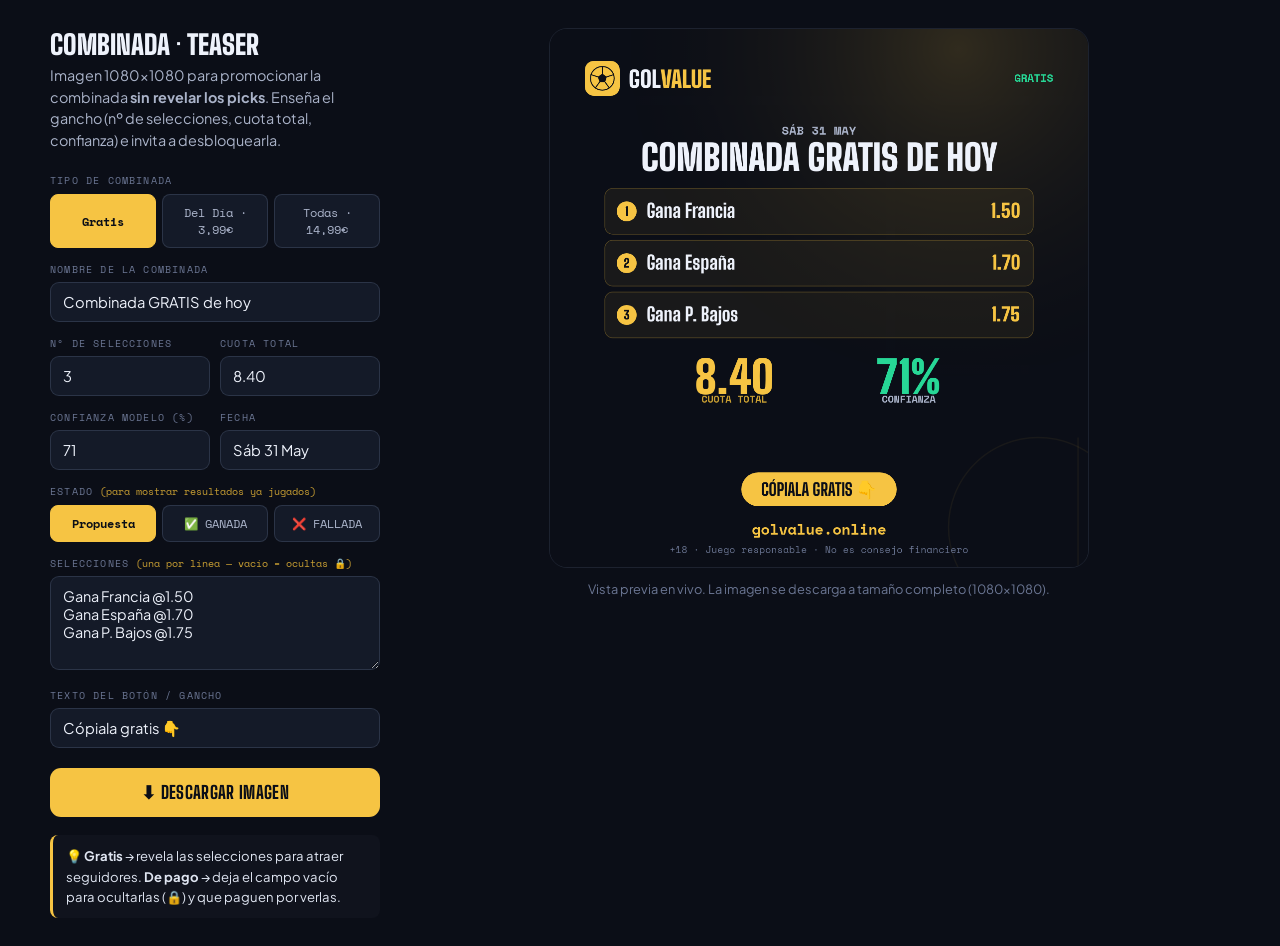
<file: brand/combo-card.html>
<!DOCTYPE html>
<html lang="es">
<head>
<meta charset="UTF-8">
<meta name="viewport" content="width=device-width, initial-scale=1.0">
<title>GOLVALUE · Generador de Combinada</title>
<link rel="preconnect" href="https://fonts.googleapis.com">
<link rel="preconnect" href="https://fonts.gstatic.com" crossorigin>
<link href="https://fonts.googleapis.com/css2?family=Big+Shoulders+Display:wght@700;800;900&family=Plus+Jakarta+Sans:wght@400;500;600;700&family=Space+Mono:wght@400;700&display=swap" rel="stylesheet">
<style>
*{box-sizing:border-box;margin:0;padding:0}
body{background:#0b0e17;color:#eef2fb;font-family:'Plus Jakarta Sans',system-ui,sans-serif;padding:28px}
.wrap{max-width:1180px;margin:0 auto;display:grid;grid-template-columns:330px 1fr;gap:28px;align-items:start}
@media(max-width:860px){.wrap{grid-template-columns:1fr}}
h1{font-family:'Big Shoulders Display',sans-serif;font-weight:900;font-size:1.7rem;text-transform:uppercase;margin-bottom:4px}
.sub{color:#aab3c9;font-size:.9rem;margin-bottom:22px;line-height:1.5}
label{display:block;font-family:'Space Mono',monospace;font-size:.62rem;letter-spacing:.12em;text-transform:uppercase;color:#6b7693;margin:14px 0 5px}
input,select{width:100%;background:#141a28;border:1px solid rgba(150,170,210,.18);color:#eef2fb;border-radius:9px;padding:10px 12px;font-family:'Plus Jakarta Sans',sans-serif;font-size:.92rem}
input:focus,select:focus{outline:none;border-color:#f6c443}
.btn{width:100%;margin-top:20px;background:#f6c443;color:#0b0e17;border:none;border-radius:11px;padding:14px;font-family:'Big Shoulders Display',sans-serif;font-weight:800;font-size:1.1rem;text-transform:uppercase;letter-spacing:.02em;cursor:pointer}
.btn:hover{filter:brightness(1.05)}
.preview{display:flex;flex-direction:column;align-items:center;gap:12px}
canvas{width:100%;max-width:540px;height:auto;border-radius:18px;border:1px solid rgba(150,170,210,.13)}
.hint{color:#6b7693;font-size:.8rem;text-align:center;max-width:540px;line-height:1.5}
.two{display:grid;grid-template-columns:1fr 1fr;gap:10px}
.seg{display:flex;gap:6px;margin-top:6px}
.seg button{flex:1;background:#141a28;border:1px solid rgba(150,170,210,.18);color:#aab3c9;border-radius:8px;padding:9px;font-family:'Space Mono',monospace;font-size:.72rem;cursor:pointer}
.seg button.on{background:#f6c443;color:#0b0e17;border-color:#f6c443;font-weight:700}
.note{background:#10131d;border-left:3px solid #f6c443;padding:11px 13px;border-radius:8px;font-size:.82rem;line-height:1.55;color:#dfe5f1;margin-top:18px}
</style>
</head>
<body>
<div class="wrap">
  <div>
    <h1>Combinada · teaser</h1>
    <p class="sub">Imagen 1080×1080 para promocionar la combinada <b>sin revelar los picks</b>. Enseña el gancho (nº de selecciones, cuota total, confianza) e invita a desbloquearla.</p>

    <label>Tipo de combinada</label>
    <div class="seg" id="tier">
      <button data-t="free" class="on">Gratis</button>
      <button data-t="single">Del Día · 3,99€</button>
      <button data-t="all">Todas · 14,99€</button>
    </div>

    <label>Nombre de la combinada</label>
    <input id="name" value="Combinada GRATIS de hoy">

    <div class="two">
      <div><label>Nº de selecciones</label><input id="legs" value="3"></div>
      <div><label>Cuota total</label><input id="odd" value="8.40"></div>
    </div>
    <div class="two">
      <div><label>Confianza modelo (%)</label><input id="conf" value="71"></div>
      <div><label>Fecha</label><input id="date" value="Sáb 31 May"></div>
    </div>

    <label>Estado <span style="color:#caa033;text-transform:none;letter-spacing:0">(para mostrar resultados ya jugados)</span></label>
    <div class="seg" id="state">
      <button data-s="open" class="on">Propuesta</button>
      <button data-s="won">✅ GANADA</button>
      <button data-s="lost">❌ FALLADA</button>
    </div>

    <label>Selecciones <span style="color:#caa033;text-transform:none;letter-spacing:0">(una por línea — vacío = ocultas 🔒)</span></label>
    <textarea id="picks" rows="4" style="width:100%;background:#141a28;border:1px solid rgba(150,170,210,.18);color:#eef2fb;border-radius:9px;padding:10px 12px;font-family:'Plus Jakarta Sans',sans-serif;font-size:.9rem;resize:vertical">Gana Francia @1.50
Gana España @1.70
Gana P. Bajos @1.75</textarea>

    <label>Texto del botón / gancho</label>
    <input id="cta" value="Cópiala gratis 👇">

    <button class="btn" onclick="download()">⬇ Descargar imagen</button>

    <div class="note">💡 <b>Gratis</b> → revela las selecciones para atraer seguidores. <b>De pago</b> → deja el campo vacío para ocultarlas (🔒) y que paguen por verlas.</div>
  </div>

  <div class="preview">
    <canvas id="c" width="1080" height="1080"></canvas>
    <p class="hint">Vista previa en vivo. La imagen se descarga a tamaño completo (1080×1080).</p>
  </div>
</div>

<script>
const navy='#0b0e17', gold='#f6c443', golddim='#caa033', white='#eef2fb', gray='#aab3c9', green='#27d796', surf='#141a28';
const cv=document.getElementById('c'), x=cv.getContext('2d');
const $=id=>document.getElementById(id);

function rr(c,X,Y,w,h,r){c.beginPath();c.moveTo(X+r,Y);c.arcTo(X+w,Y,X+w,Y+h,r);c.arcTo(X+w,Y+h,X,Y+h,r);c.arcTo(X,Y+h,X,Y,r);c.arcTo(X,Y,X+w,Y,r);c.closePath();}
function ball(c,cx,cy,R,col){c.save();c.strokeStyle=col;c.fillStyle=col;c.lineWidth=Math.max(2,R*0.085);c.lineCap='round';c.lineJoin='round';c.beginPath();c.arc(cx,cy,R,0,7);c.stroke();const rp=R*0.4,v=[];for(let i=0;i<5;i++){const a=(-90+i*72)*Math.PI/180;v.push([cx+rp*Math.cos(a),cy+rp*Math.sin(a)]);}c.beginPath();v.forEach((p,i)=>i?c.lineTo(p[0],p[1]):c.moveTo(p[0],p[1]));c.closePath();c.fill();for(let i=0;i<5;i++){const a=(-90+i*72)*Math.PI/180;c.beginPath();c.moveTo(v[i][0],v[i][1]);c.lineTo(cx+R*Math.cos(a),cy+R*Math.sin(a));c.stroke();}c.restore();}
function fit(c,t,maxW,start,fam){let s=start;do{c.font='900 '+s+'px '+fam;if(c.measureText(t).width<=maxW)break;s-=4;}while(s>26);return s;}

let tier='free';
let state='open';   // open | won | lost

function parsePicks(){
  return ($('picks').value||'').split('\n').map(l=>l.trim()).filter(Boolean).map(l=>{
    const m=l.match(/^(.*?)(?:\s*@\s*([\d.,]+))?$/);
    return { sel:(m[1]||'').trim(), odd:(m[2]||'').replace(',','.') };
  });
}

function draw(){
  const ACC = state==='won' ? green : state==='lost' ? '#ff6b5e' : gold;
  const accSoft = state==='won' ? 'rgba(39,215,150,0.07)' : state==='lost' ? 'rgba(255,107,94,0.07)' : 'rgba(246,196,67,0.06)';
  const accLine = state==='won' ? 'rgba(39,215,150,0.4)' : state==='lost' ? 'rgba(255,107,94,0.4)' : 'rgba(246,196,67,0.28)';
  x.fillStyle=navy;x.fillRect(0,0,1080,1080);
  let g=x.createRadialGradient(820,40,0,820,40,760);g.addColorStop(0,'rgba(246,196,67,0.16)');g.addColorStop(1,'rgba(0,0,0,0)');x.fillStyle=g;x.fillRect(0,0,1080,1080);
  x.save();x.globalAlpha=0.06;x.strokeStyle=gold;x.lineWidth=3;x.beginPath();x.arc(980,1000,180,0,7);x.stroke();x.beginPath();x.moveTo(1060,820);x.lineTo(1060,1080);x.stroke();x.restore();

  // header
  const S=70;rr(x,70,64,S,S,18);x.fillStyle=gold;x.fill();ball(x,70+S/2,64+S/2,S*0.34,navy);
  x.textBaseline='middle';x.textAlign='left';
  x.font='900 46px "Big Shoulders Display"';x.fillStyle=white;x.fillText('GOL',158,103);
  const wg=x.measureText('GOL').width;x.fillStyle=gold;x.fillText('VALUE',158+wg,103);
  const badge = state==='won' ? '✅ GANADA' : state==='lost' ? '❌ FALLADA'
              : tier==='free' ? 'GRATIS' : tier==='single' ? 'COMBINADA · 3,99€' : 'PREMIUM · 14,99€';
  x.textAlign='right';x.font='700 22px "Space Mono"';x.fillStyle=(state==='won')?green:(state==='lost')?'#ff6b5e':(tier==='free'?green:golddim);x.fillText(badge, 1010, 100);

  // date + name
  x.textAlign='center';x.font='700 24px "Space Mono"';x.fillStyle=gray;
  x.fillText(($('date').value||'').toUpperCase(), 540, 206);
  const nm=($('name').value||'').toUpperCase();
  const ns=fit(x,nm,940,72,'"Big Shoulders Display"');
  x.font='900 '+ns+'px "Big Shoulders Display"';x.fillStyle=white;x.fillText(nm,540,262);

  const picks=parsePicks();
  const reveal = picks.length>0;

  if (reveal){
    // ---- list of selections (free / promo) ----
    const top=330, rowH=Math.min(108,(640-top+330)/Math.max(picks.length,1));
    const lx=110, lw=860;
    let y=320;
    const rh=Math.max(72, Math.min(104, 470/Math.max(picks.length,1)));
    picks.slice(0,5).forEach((p,i)=>{
      rr(x,lx,y,lw,rh-12,16);x.fillStyle=accSoft;x.fill();
      rr(x,lx,y,lw,rh-12,16);x.lineWidth=1.5;x.strokeStyle=accLine;x.stroke();
      // num / result mark
      x.beginPath();x.arc(lx+44,y+(rh-12)/2,20,0,7);x.fillStyle=ACC;x.fill();
      x.fillStyle=navy;x.font='900 24px "Big Shoulders Display"';x.textAlign='center';x.textBaseline='middle';
      x.fillText(state==='won'?'✓':state==='lost'?'✗':String(i+1),lx+44,y+(rh-12)/2+1);
      // sel
      x.textAlign='left';x.fillStyle=white;
      const ss=fit(x,p.sel,540,38,'"Big Shoulders Display"');
      x.font='800 '+ss+'px "Big Shoulders Display"';x.fillText(p.sel,lx+84,y+(rh-12)/2+1);
      // odd
      if(p.odd){x.textAlign='right';x.fillStyle=ACC;x.font='900 38px "Big Shoulders Display"';x.fillText(p.odd,lx+lw-26,y+(rh-12)/2+1);}
      y+=rh;
    });
    x.textBaseline='alphabetic';
    // total odds + confidence strip
    x.textAlign='center';
    x.font='900 90px "Big Shoulders Display"';x.fillStyle=ACC;x.textBaseline='middle';x.fillText(($('odd').value||''),370,y+72);
    x.font='700 20px "Space Mono"';x.fillStyle=golddim;x.textBaseline='alphabetic';x.fillText('CUOTA TOTAL',370,y+118);
    x.font='900 90px "Big Shoulders Display"';x.fillStyle=green;x.textBaseline='middle';x.fillText(($('conf').value||'')+'%',720,y+72);
    x.font='700 20px "Space Mono"';x.fillStyle=gray;x.textBaseline='alphabetic';x.fillText(state==='won'?'¡PLENO!':state==='lost'?'NO ENTRÓ':'CONFIANZA',720,y+118);
  } else {
    // ---- hidden picks (paid teaser) ----
    const bx=140,by=360,bw=800,bh=270;
    x.save();x.shadowColor='rgba(246,196,67,0.28)';x.shadowBlur=46;rr(x,bx,by,bw,bh,28);x.fillStyle='rgba(246,196,67,0.07)';x.fill();x.restore();
    rr(x,bx,by,bw,bh,28);x.lineWidth=2;x.strokeStyle='rgba(246,196,67,0.5)';x.stroke();
    x.textAlign='center';
    x.font='700 24px "Space Mono"';x.fillStyle=golddim;x.fillText('CUOTA TOTAL',540,by+58);
    x.font='900 150px "Big Shoulders Display"';x.fillStyle=gold;x.fillText(($('odd').value||''),540,by+165);
    x.font='400 23px "Space Mono"';x.fillStyle=gray;x.fillText('🔒 '+($('legs').value||'')+' selecciones ocultas',540,by+230);

    const sy=760;
    function stat(cx,lbl,val,col){x.font='400 22px "Space Mono"';x.fillStyle=gray;x.textAlign='center';x.fillText(lbl,cx,sy);x.font='900 64px "Big Shoulders Display"';x.fillStyle=col;x.fillText(val,cx,sy+62);}
    stat(330,'SELECCIONES',($('legs').value||''),white);
    stat(750,'CONFIANZA',($('conf').value||'')+'%',green);
  }

  // CTA pill
  const cta=($('cta').value||'').toUpperCase();
  x.font='800 34px "Big Shoulders Display"';
  const cw=x.measureText(cta).width+80, cx0=540-cw/2, cyy=890;
  rr(x,cx0,cyy,cw,68,34);x.fillStyle=ACC;x.fill();
  x.fillStyle=navy;x.textAlign='center';x.textBaseline='middle';x.fillText(cta,540,cyy+36);
  x.textBaseline='alphabetic';

  // footer
  x.font='700 30px "Space Mono"';x.fillStyle=gold;x.fillText('golvalue.online',540,1015);
  x.font='400 19px "Space Mono"';x.fillStyle='#6b7693';x.fillText('+18 · Juego responsable · No es consejo financiero',540,1052);
}

function download(){
  draw();
  cv.toBlob(b=>{const a=document.createElement('a');a.download='golvalue-combinada.png';a.href=URL.createObjectURL(b);a.click();},'image/png');
}

document.querySelectorAll('#tier button').forEach(b=>b.addEventListener('click',()=>{
  document.querySelectorAll('#tier button').forEach(z=>z.classList.remove('on'));
  b.classList.add('on'); tier=b.dataset.t;
  if(tier==='free'){ $('name').value='Combinada GRATIS de hoy'; $('cta').value='Cópiala gratis 👇'; }
  else if(tier==='single'){ $('name').value='Combinada del Día'; $('cta').value='Desbloquéala por 3,99€'; $('picks').value=''; }
  else { $('name').value='Combinada Premium'; $('cta').value='Todas por 14,99€/mes'; $('picks').value=''; }
  draw();
}));
['name','legs','odd','conf','date','cta','picks'].forEach(id=>$(id).addEventListener('input',draw));
document.querySelectorAll('#state button').forEach(b=>b.addEventListener('click',()=>{
  document.querySelectorAll('#state button').forEach(z=>z.classList.remove('on'));
  b.classList.add('on'); state=b.dataset.s;
  if(state==='won'){ $('name').value='¡Combinada GANADA!'; $('cta').value='¡Pleno! ✅'; }
  else if(state==='lost'){ $('name').value='No pudo ser'; $('cta').value='Mañana, más 👇'; }
  else { $('cta').value = tier==='free' ? 'Cópiala gratis 👇' : tier==='single' ? 'Desbloquéala por 3,99€' : 'Todas por 14,99€/mes'; }
  draw();
}));
if(document.fonts&&document.fonts.ready){document.fonts.ready.then(draw);}
draw(); setTimeout(draw,400);
</script>
</body>
</html>
</file>
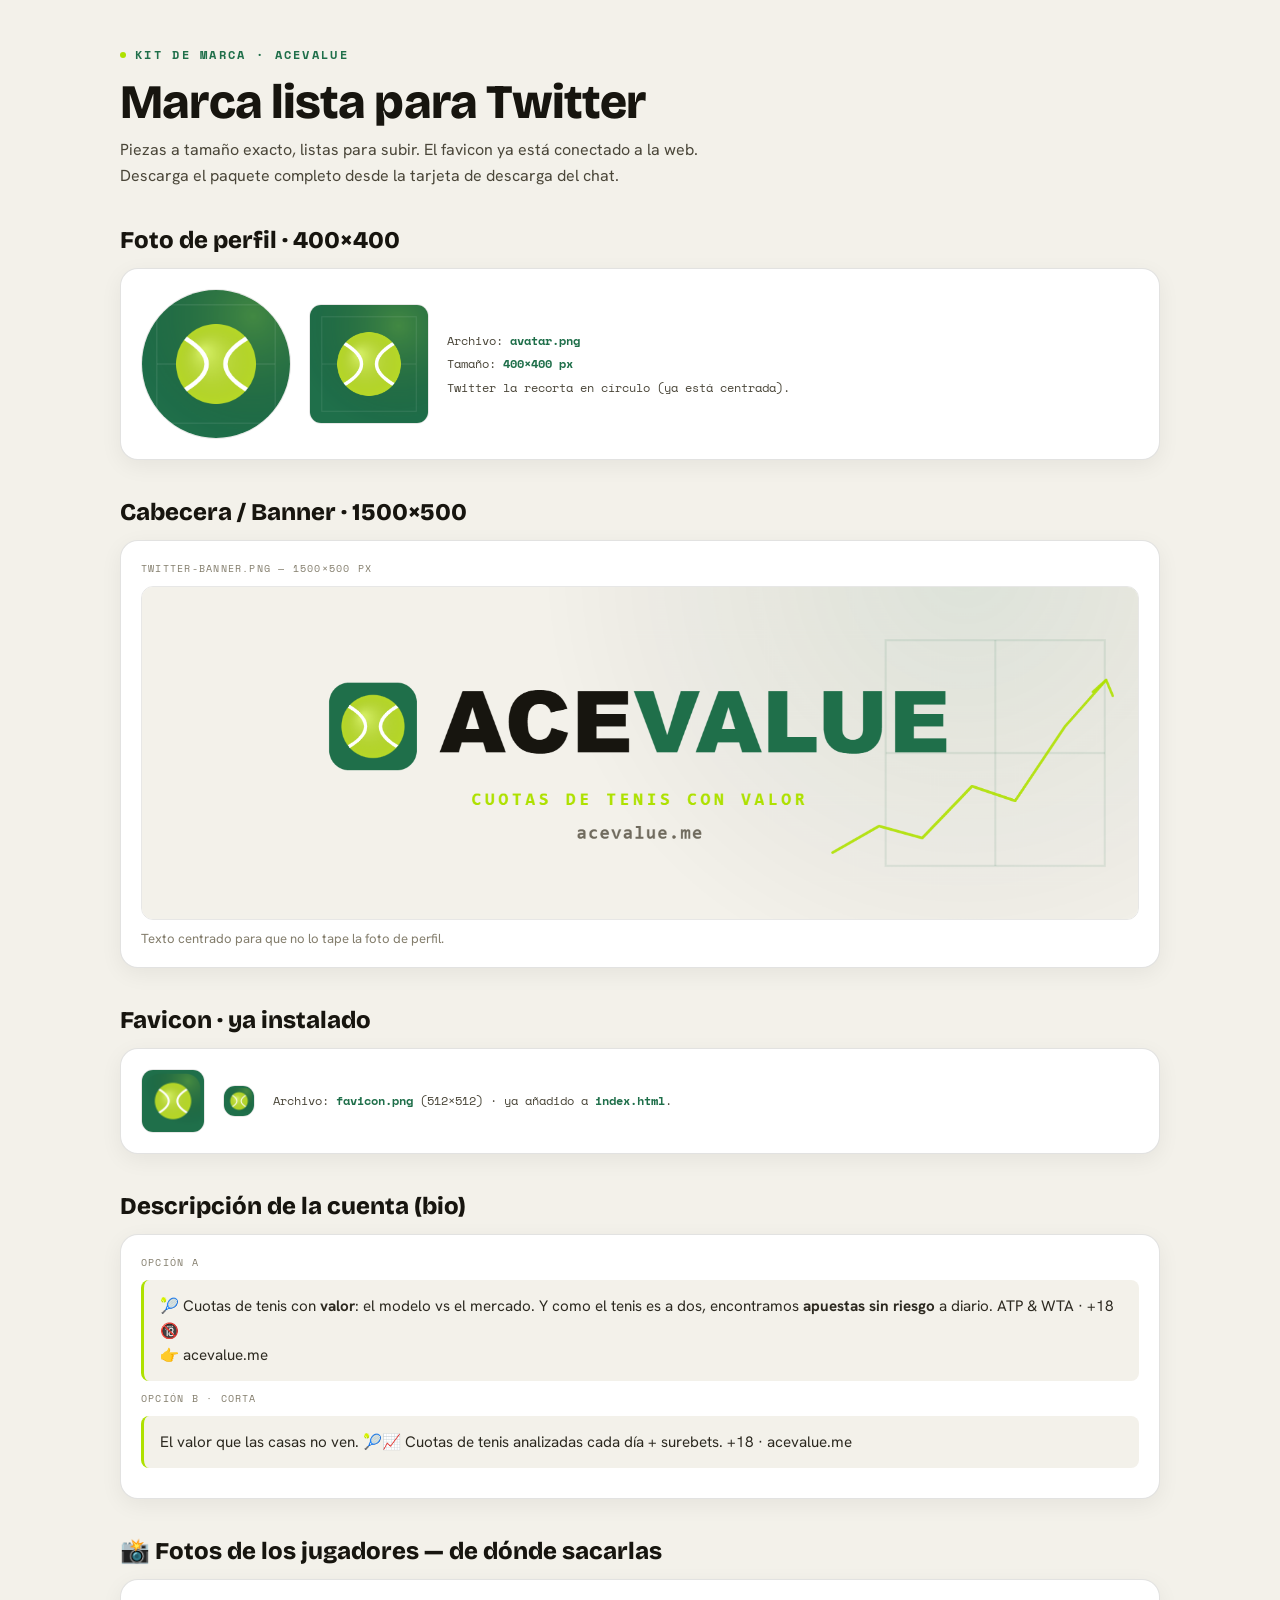
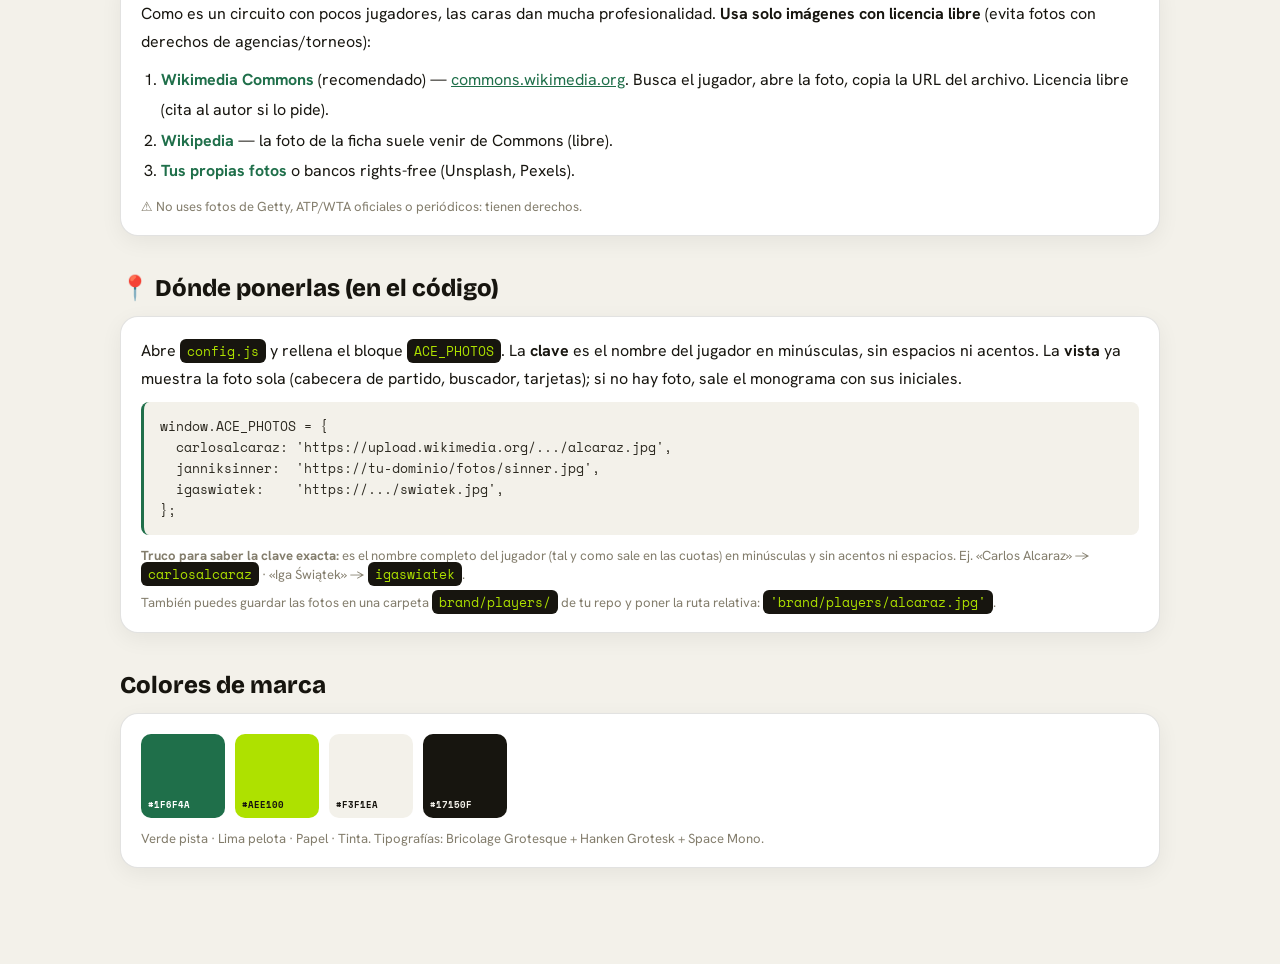
<file: brand/kit.html>
<!DOCTYPE html>
<html lang="es">
<head>
<meta charset="UTF-8">
<meta name="viewport" content="width=device-width, initial-scale=1.0">
<title>ACEVALUE · Kit de marca</title>
<link href="https://fonts.googleapis.com/css2?family=Bricolage+Grotesque:opsz,wght@12..96,700;12..96,800&family=Hanken+Grotesk:wght@400;500;600;700&family=Space+Mono:wght@400;700&display=swap" rel="stylesheet">
<style>
*{box-sizing:border-box;margin:0;padding:0}
body{background:#f3f1ea;color:#17150f;font-family:'Hanken Grotesk',system-ui,sans-serif;padding:46px 22px 80px}
.wrap{max-width:1040px;margin:0 auto}
.eyebrow{font-family:'Space Mono',monospace;font-size:.72rem;letter-spacing:.2em;text-transform:uppercase;color:#1f6f4a;display:flex;align-items:center;gap:9px;font-weight:700}
.eyebrow .dot{width:6px;height:6px;border-radius:50%;background:#aee100}
h1{font-family:'Bricolage Grotesque',sans-serif;font-weight:800;font-size:3rem;letter-spacing:-.02em;margin:10px 0 6px}
.lead{color:#4a4639;max-width:640px;line-height:1.6;margin-bottom:36px}
.sec{font-family:'Bricolage Grotesque',sans-serif;font-weight:800;font-size:1.5rem;margin:38px 0 14px}
.card{background:#fff;border:1px solid rgba(23,21,15,.12);border-radius:18px;padding:20px;margin-bottom:16px;box-shadow:0 6px 22px rgba(23,21,15,.06)}
.row{display:flex;gap:18px;flex-wrap:wrap;align-items:center}
.tag{font-family:'Space Mono',monospace;font-size:.64rem;letter-spacing:.12em;text-transform:uppercase;color:#837d6c;display:block;margin-bottom:10px}
img{display:block;border-radius:12px;border:1px solid rgba(23,21,15,.1);max-width:100%}
.av{width:150px;height:150px;border-radius:50%}
.specs{font-family:'Space Mono',monospace;font-size:.78rem;color:#4a4639;line-height:1.9}
.specs b{color:#1f6f4a}
.bio{background:#f3f1ea;border-left:3px solid #aee100;padding:14px 16px;border-radius:8px;font-size:.95rem;line-height:1.6;color:#2c2920;margin-bottom:10px}
.muted{color:#837d6c;font-size:.82rem}
code{background:#17150f;color:#aee100;padding:2px 7px;border-radius:6px;font-family:'Space Mono',monospace;font-size:.82rem}
ol{margin:8px 0 0 20px;line-height:1.9}
ol b{color:#1f6f4a}
.swatches{display:flex;gap:10px;flex-wrap:wrap}
.sw{width:84px;height:84px;border-radius:10px;display:flex;align-items:flex-end;padding:7px;font-family:'Space Mono',monospace;font-size:.58rem;font-weight:700}
a{color:#1f6f4a}
</style>
</head>
<body>
<div class="wrap">
  <span class="eyebrow"><span class="dot"></span>KIT DE MARCA · ACEVALUE</span>
  <h1>Marca lista para Twitter</h1>
  <p class="lead">Piezas a tamaño exacto, listas para subir. El favicon ya está conectado a la web. Descarga el paquete completo desde la tarjeta de descarga del chat.</p>

  <div class="sec">Foto de perfil · 400×400</div>
  <div class="card"><div class="row">
    <img class="av" src="avatar.png" alt="avatar circular">
    <img src="avatar.png" width="120" alt="avatar cuadrado">
    <div class="specs">Archivo: <b>avatar.png</b><br>Tamaño: <b>400×400 px</b><br>Twitter la recorta en círculo (ya está centrada).</div>
  </div></div>

  <div class="sec">Cabecera / Banner · 1500×500</div>
  <div class="card">
    <span class="tag">twitter-banner.png — 1500×500 px</span>
    <img src="twitter-banner.png" alt="banner">
    <p class="muted" style="margin-top:10px">Texto centrado para que no lo tape la foto de perfil.</p>
  </div>

  <div class="sec">Favicon · ya instalado</div>
  <div class="card"><div class="row">
    <img src="favicon.png" width="64" alt="favicon 64">
    <img src="favicon.png" width="32" alt="favicon 32">
    <div class="specs">Archivo: <b>favicon.png</b> (512×512) · ya añadido a <b>index.html</b>.</div>
  </div></div>

  <div class="sec">Descripción de la cuenta (bio)</div>
  <div class="card">
    <span class="tag">Opción A</span>
    <div class="bio">🎾 Cuotas de tenis con <b>valor</b>: el modelo vs el mercado. Y como el tenis es a dos, encontramos <b>apuestas sin riesgo</b> a diario. ATP & WTA · +18 🔞<br>👉 acevalue.me</div>
    <span class="tag">Opción B · corta</span>
    <div class="bio">El valor que las casas no ven. 🎾📈 Cuotas de tenis analizadas cada día + surebets. +18 · acevalue.me</div>
  </div>

  <div class="sec">📸 Fotos de los jugadores — de dónde sacarlas</div>
  <div class="card">
    <p style="line-height:1.7;margin-bottom:10px">Como es un circuito con pocos jugadores, las caras dan mucha profesionalidad. <b>Usa solo imágenes con licencia libre</b> (evita fotos con derechos de agencias/torneos):</p>
    <ol>
      <li><b>Wikimedia Commons</b> (recomendado) — <a href="https://commons.wikimedia.org">commons.wikimedia.org</a>. Busca el jugador, abre la foto, copia la URL del archivo. Licencia libre (cita al autor si lo pide).</li>
      <li><b>Wikipedia</b> — la foto de la ficha suele venir de Commons (libre).</li>
      <li><b>Tus propias fotos</b> o bancos rights-free (Unsplash, Pexels).</li>
    </ol>
    <p class="muted" style="margin-top:12px">⚠️ No uses fotos de Getty, ATP/WTA oficiales o periódicos: tienen derechos.</p>
  </div>

  <div class="sec">📍 Dónde ponerlas (en el código)</div>
  <div class="card">
    <p style="line-height:1.7;margin-bottom:10px">Abre <code>config.js</code> y rellena el bloque <code>ACE_PHOTOS</code>. La <b>clave</b> es el nombre del jugador en minúsculas, sin espacios ni acentos. La <b>vista</b> ya muestra la foto sola (cabecera de partido, buscador, tarjetas); si no hay foto, sale el monograma con sus iniciales.</p>
    <div class="bio" style="font-family:'Space Mono',monospace;font-size:.82rem;white-space:pre-wrap;border-left-color:#1f6f4a">window.ACE_PHOTOS = {
  carlosalcaraz: 'https://upload.wikimedia.org/.../alcaraz.jpg',
  janniksinner:  'https://tu-dominio/fotos/sinner.jpg',
  igaswiatek:    'https://.../swiatek.jpg',
};</div>
    <p class="muted" style="margin-top:12px"><b>Truco para saber la clave exacta:</b> es el nombre completo del jugador (tal y como sale en las cuotas) en minúsculas y sin acentos ni espacios. Ej. «Carlos Alcaraz» → <code>carlosalcaraz</code> · «Iga Świątek» → <code>igaswiatek</code>.</p>
    <p class="muted" style="margin-top:8px">También puedes guardar las fotos en una carpeta <code>brand/players/</code> de tu repo y poner la ruta relativa: <code>'brand/players/alcaraz.jpg'</code>.</p>
  </div>

  <div class="sec">Colores de marca</div>
  <div class="card">
    <div class="swatches">
      <div class="sw" style="background:#1f6f4a;color:#fff">#1F6F4A</div>
      <div class="sw" style="background:#aee100;color:#17150f">#AEE100</div>
      <div class="sw" style="background:#f3f1ea;color:#17150f">#F3F1EA</div>
      <div class="sw" style="background:#17150f;color:#f3f1ea">#17150F</div>
    </div>
    <p class="muted" style="margin-top:12px">Verde pista · Lima pelota · Papel · Tinta. Tipografías: Bricolage Grotesque + Hanken Grotesk + Space Mono.</p>
  </div>
</div>
</body>
</html>
</file>
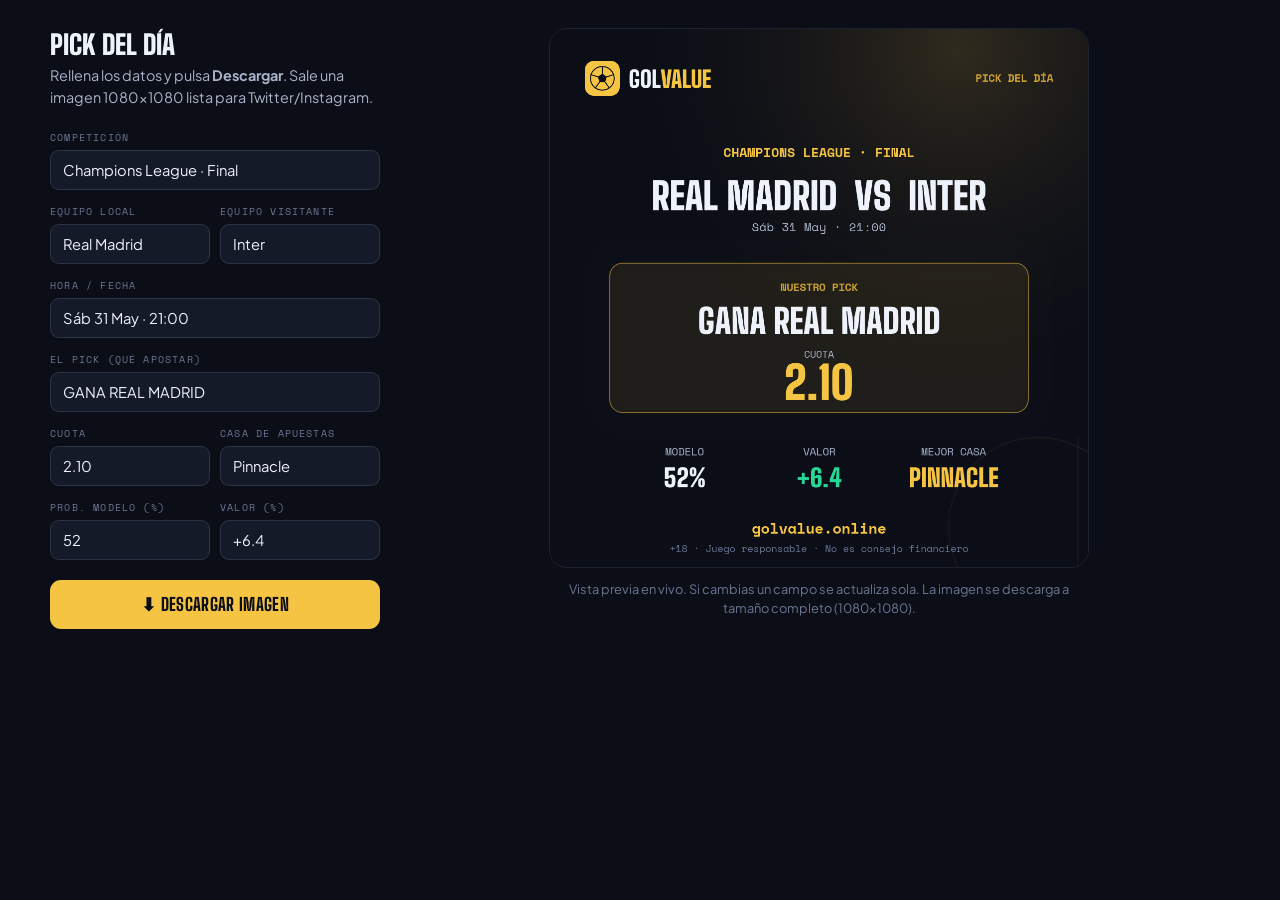
<file: brand/pick-card.html>
<!DOCTYPE html>
<html lang="es">
<head>
<meta charset="UTF-8">
<meta name="viewport" content="width=device-width, initial-scale=1.0">
<title>GOLVALUE · Generador de Pick del día</title>
<link rel="preconnect" href="https://fonts.googleapis.com">
<link rel="preconnect" href="https://fonts.gstatic.com" crossorigin>
<link href="https://fonts.googleapis.com/css2?family=Big+Shoulders+Display:wght@700;800;900&family=Plus+Jakarta+Sans:wght@400;500;600;700&family=Space+Mono:wght@400;700&display=swap" rel="stylesheet">
<style>
*{box-sizing:border-box;margin:0;padding:0}
body{background:#0b0e17;color:#eef2fb;font-family:'Plus Jakarta Sans',system-ui,sans-serif;padding:28px}
.wrap{max-width:1180px;margin:0 auto;display:grid;grid-template-columns:330px 1fr;gap:28px;align-items:start}
@media(max-width:860px){.wrap{grid-template-columns:1fr}}
h1{font-family:'Big Shoulders Display',sans-serif;font-weight:900;font-size:1.7rem;text-transform:uppercase;margin-bottom:4px}
.sub{color:#aab3c9;font-size:.9rem;margin-bottom:22px;line-height:1.5}
label{display:block;font-family:'Space Mono',monospace;font-size:.62rem;letter-spacing:.12em;text-transform:uppercase;color:#6b7693;margin:14px 0 5px}
input,select{width:100%;background:#141a28;border:1px solid rgba(150,170,210,.18);color:#eef2fb;border-radius:9px;padding:10px 12px;font-family:'Plus Jakarta Sans',sans-serif;font-size:.92rem}
input:focus,select:focus{outline:none;border-color:#f6c443}
.btn{width:100%;margin-top:20px;background:#f6c443;color:#0b0e17;border:none;border-radius:11px;padding:14px;font-family:'Big Shoulders Display',sans-serif;font-weight:800;font-size:1.1rem;text-transform:uppercase;letter-spacing:.02em;cursor:pointer}
.btn:hover{filter:brightness(1.05)}
.preview{display:flex;flex-direction:column;align-items:center;gap:12px}
canvas{width:100%;max-width:540px;height:auto;border-radius:18px;border:1px solid rgba(150,170,210,.13)}
.hint{color:#6b7693;font-size:.8rem;text-align:center;max-width:540px;line-height:1.5}
.two{display:grid;grid-template-columns:1fr 1fr;gap:10px}
</style>
</head>
<body>
<div class="wrap">
  <div>
    <h1>Pick del día</h1>
    <p class="sub">Rellena los datos y pulsa <b>Descargar</b>. Sale una imagen 1080×1080 lista para Twitter/Instagram.</p>

    <label>Competición</label>
    <input id="comp" value="Champions League · Final">
    <div class="two">
      <div><label>Equipo local</label><input id="home" value="Real Madrid"></div>
      <div><label>Equipo visitante</label><input id="away" value="Inter"></div>
    </div>
    <label>Hora / fecha</label>
    <input id="time" value="Sáb 31 May · 21:00">

    <label>El pick (qué apostar)</label>
    <input id="pick" value="GANA REAL MADRID">
    <div class="two">
      <div><label>Cuota</label><input id="odd" value="2.10"></div>
      <div><label>Casa de apuestas</label><input id="book" value="Pinnacle"></div>
    </div>
    <div class="two">
      <div><label>Prob. modelo (%)</label><input id="model" value="52"></div>
      <div><label>Valor (%)</label><input id="value" value="+6.4"></div>
    </div>

    <button class="btn" onclick="download()">⬇ Descargar imagen</button>
  </div>

  <div class="preview">
    <canvas id="c" width="1080" height="1080"></canvas>
    <p class="hint">Vista previa en vivo. Si cambias un campo se actualiza sola. La imagen se descarga a tamaño completo (1080×1080).</p>
  </div>
</div>

<script>
const navy='#0b0e17', gold='#f6c443', golddim='#caa033', white='#eef2fb', gray='#aab3c9', green='#27d796', surf='#141a28';
const cv=document.getElementById('c'), x=cv.getContext('2d');
const $=id=>document.getElementById(id);

function rr(c,X,Y,w,h,r){c.beginPath();c.moveTo(X+r,Y);c.arcTo(X+w,Y,X+w,Y+h,r);c.arcTo(X+w,Y+h,X,Y+h,r);c.arcTo(X,Y+h,X,Y,r);c.arcTo(X,Y,X+w,Y,r);c.closePath();}
function ball(c,cx,cy,R,col){c.save();c.strokeStyle=col;c.fillStyle=col;c.lineWidth=Math.max(2,R*0.085);c.lineCap='round';c.lineJoin='round';c.beginPath();c.arc(cx,cy,R,0,7);c.stroke();const rp=R*0.4,v=[];for(let i=0;i<5;i++){const a=(-90+i*72)*Math.PI/180;v.push([cx+rp*Math.cos(a),cy+rp*Math.sin(a)]);}c.beginPath();v.forEach((p,i)=>i?c.lineTo(p[0],p[1]):c.moveTo(p[0],p[1]));c.closePath();c.fill();for(let i=0;i<5;i++){const a=(-90+i*72)*Math.PI/180;c.beginPath();c.moveTo(v[i][0],v[i][1]);c.lineTo(cx+R*Math.cos(a),cy+R*Math.sin(a));c.stroke();}c.restore();}
function fit(c,t,maxW,start,fam){let s=start;do{c.font='900 '+s+'px '+fam;if(c.measureText(t).width<=maxW)break;s-=4;}while(s>26);return s;}

function draw(){
  x.fillStyle=navy;x.fillRect(0,0,1080,1080);
  // glow
  let g=x.createRadialGradient(820,40,0,820,40,760);g.addColorStop(0,'rgba(246,196,67,0.16)');g.addColorStop(1,'rgba(0,0,0,0)');x.fillStyle=g;x.fillRect(0,0,1080,1080);
  // pitch motif bottom-right
  x.save();x.globalAlpha=0.06;x.strokeStyle=gold;x.lineWidth=3;x.beginPath();x.arc(980,1000,180,0,7);x.stroke();x.beginPath();x.moveTo(1060,820);x.lineTo(1060,1080);x.stroke();x.restore();
  // header
  const S=70;rr(x,70,64,S,S,18);x.fillStyle=gold;x.fill();ball(x,70+S/2,64+S/2,S*0.34,navy);
  x.textBaseline='middle';x.textAlign='left';
  x.font='900 46px "Big Shoulders Display"';x.fillStyle=white;x.fillText('GOL',158,103);
  const wg=x.measureText('GOL').width;x.fillStyle=gold;x.fillText('VALUE',158+wg,103);
  // pick del dia pill
  x.textAlign='right';x.font='700 22px "Space Mono"';x.fillStyle=golddim;x.fillText('PICK DEL DÍA', 1010, 100);

  // competition
  x.textAlign='center';x.font='700 26px "Space Mono"';x.fillStyle=gold;
  x.fillText(($('comp').value||'').toUpperCase(), 540, 250);

  // matchup
  const match=($('home').value||'')+'  vs  '+($('away').value||'');
  const ms=fit(x,match.toUpperCase(),940,76,'"Big Shoulders Display"');
  x.font='900 '+ms+'px "Big Shoulders Display"';x.fillStyle=white;x.fillText(match.toUpperCase(),540,340);
  // time
  x.font='400 24px "Space Mono"';x.fillStyle=gray;x.fillText($('time').value||'',540,400);

  // pick box
  const bx=120,by=470,bw=840,bh=300;
  x.save();x.shadowColor='rgba(246,196,67,0.25)';x.shadowBlur=40;rr(x,bx,by,bw,bh,26);x.fillStyle='rgba(246,196,67,0.07)';x.fill();x.restore();
  rr(x,bx,by,bw,bh,26);x.lineWidth=2;x.strokeStyle='rgba(246,196,67,0.5)';x.stroke();
  x.textAlign='center';
  x.font='700 22px "Space Mono"';x.fillStyle=golddim;x.fillText('NUESTRO PICK',540,by+50);
  const ps=fit(x,($('pick').value||'').toUpperCase(),760,68,'"Big Shoulders Display"');
  x.font='900 '+ps+'px "Big Shoulders Display"';x.fillStyle=white;x.fillText(($('pick').value||'').toUpperCase(),540,by+120);
  // odds
  x.font='400 20px "Space Mono"';x.fillStyle=gray;x.fillText('CUOTA',540,by+185);
  x.font='900 92px "Big Shoulders Display"';x.fillStyle=gold;x.fillText(($('odd').value||''),540,by+245);

  // stats row
  const sy=850;
  function stat(cx,lbl,val,col){x.font='400 22px "Space Mono"';x.fillStyle=gray;x.textAlign='center';x.fillText(lbl,cx,sy);x.font='900 50px "Big Shoulders Display"';x.fillStyle=col;x.fillText(val,cx,sy+54);}
  stat(270,'MODELO',($('model').value||'')+'%',white);
  stat(540,'VALOR',($('value').value||''),green);
  // best book (text may be long → smaller)
  x.font='400 22px "Space Mono"';x.fillStyle=gray;x.fillText('MEJOR CASA',810,sy);
  const bs=fit(x,($('book').value||'').toUpperCase(),260,50,'"Big Shoulders Display"');
  x.font='900 '+bs+'px "Big Shoulders Display"';x.fillStyle=gold;x.fillText(($('book').value||'').toUpperCase(),810,sy+54);

  // footer
  x.font='700 30px "Space Mono"';x.fillStyle=gold;x.fillText('golvalue.online',540,1005);
  x.font='400 20px "Space Mono"';x.fillStyle='#6b7693';x.fillText('+18 · Juego responsable · No es consejo financiero',540,1045);
}

function download(){
  draw();
  cv.toBlob(b=>{const a=document.createElement('a');a.download='golvalue-pick.png';a.href=URL.createObjectURL(b);a.click();},'image/png');
}

['comp','home','away','time','pick','odd','book','model','value'].forEach(id=>$(id).addEventListener('input',draw));
if(document.fonts&&document.fonts.ready){document.fonts.ready.then(draw);} 
draw(); setTimeout(draw,400);
</script>
</body>
</html>
</file>
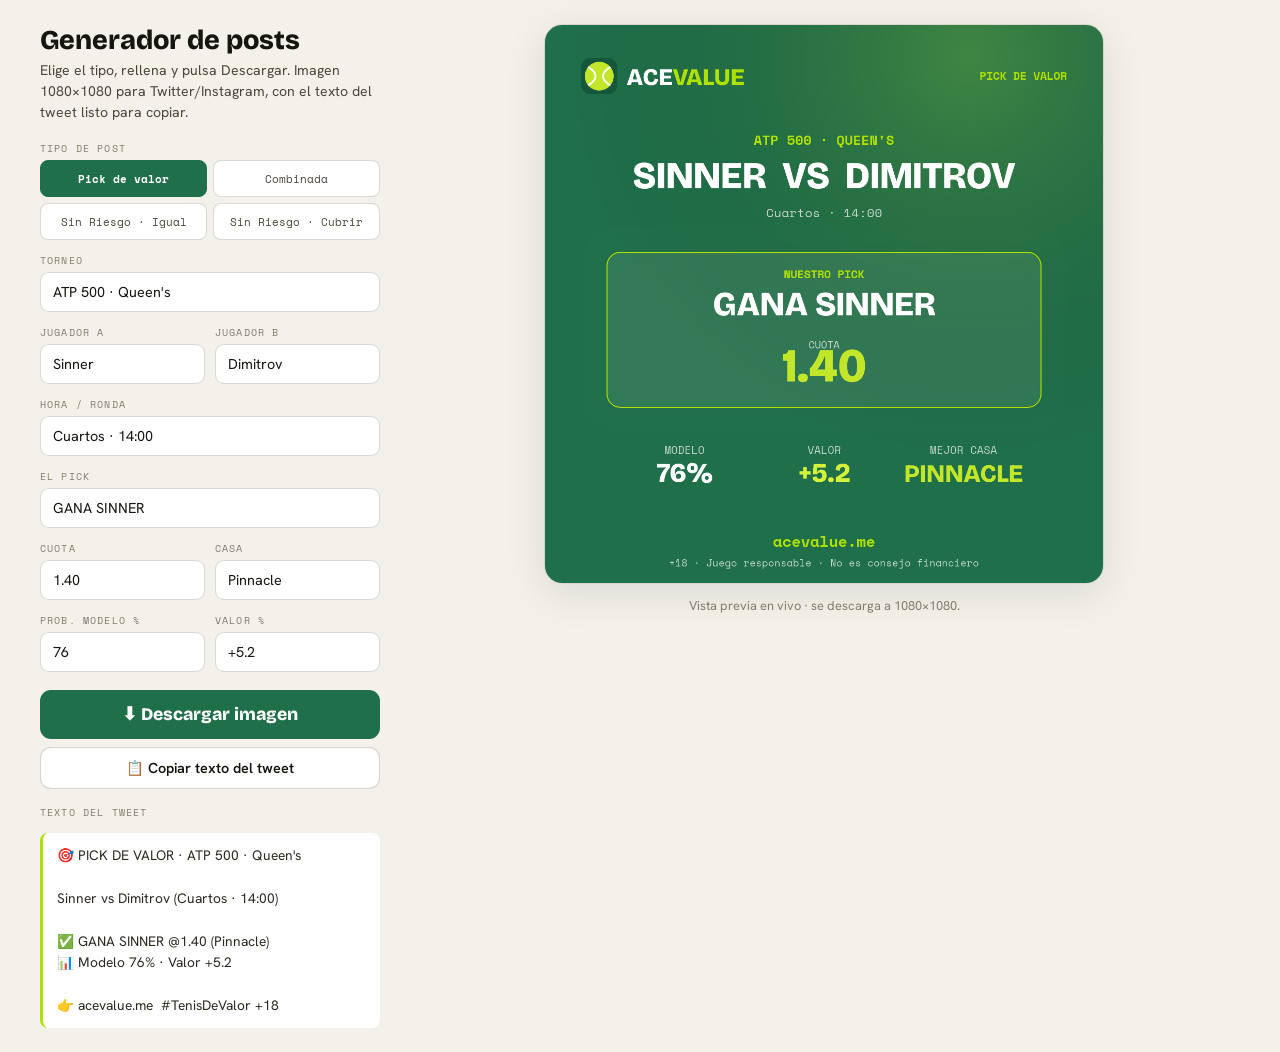
<file: brand/post-generator.html>
<!DOCTYPE html>
<html lang="es">
<head>
<meta charset="UTF-8">
<meta name="viewport" content="width=device-width, initial-scale=1.0">
<title>ACEVALUE · Generador de posts</title>
<link href="https://fonts.googleapis.com/css2?family=Bricolage+Grotesque:opsz,wght@12..96,700;12..96,800&family=Hanken+Grotesk:wght@400;500;600;700&family=Space+Mono:wght@400;700&display=swap" rel="stylesheet">
<style>
*{box-sizing:border-box;margin:0;padding:0}
body{background:#f3f1ea;color:#17150f;font-family:'Hanken Grotesk',system-ui,sans-serif;padding:24px}
.wrap{max-width:1200px;margin:0 auto;display:grid;grid-template-columns:340px 1fr;gap:28px;align-items:start}
@media(max-width:900px){.wrap{grid-template-columns:1fr}}
h1{font-family:'Bricolage Grotesque',sans-serif;font-weight:800;font-size:1.7rem;margin-bottom:4px}
.sub{color:#4a4639;font-size:.88rem;margin-bottom:18px;line-height:1.5}
label{display:block;font-family:'Space Mono',monospace;font-size:.6rem;letter-spacing:.12em;text-transform:uppercase;color:#837d6c;margin:13px 0 5px}
input,select,textarea{width:100%;background:#fff;border:1px solid rgba(23,21,15,.16);color:#17150f;border-radius:9px;padding:10px 12px;font-family:'Hanken Grotesk',sans-serif;font-size:.9rem}
textarea{resize:vertical;min-height:70px;font-family:'Space Mono',monospace;font-size:.82rem;line-height:1.5}
input:focus,select:focus,textarea:focus{outline:none;border-color:#1f6f4a}
.btn{width:100%;margin-top:18px;background:#1f6f4a;color:#fff;border:none;border-radius:11px;padding:14px;font-family:'Bricolage Grotesque',sans-serif;font-weight:800;font-size:1.1rem;cursor:pointer}
.btn:hover{filter:brightness(1.08)}
.btn2{width:100%;margin-top:8px;background:#fff;color:#17150f;border:1px solid rgba(23,21,15,.18);border-radius:11px;padding:11px;font-family:'Hanken Grotesk';font-weight:600;font-size:.9rem;cursor:pointer}
.preview{display:flex;flex-direction:column;align-items:center;gap:12px}
canvas{width:100%;max-width:560px;height:auto;border-radius:18px;border:1px solid rgba(23,21,15,.12);box-shadow:0 10px 40px rgba(23,21,15,.1)}
.hint{color:#837d6c;font-size:.8rem;text-align:center;max-width:560px;line-height:1.5}
.two{display:grid;grid-template-columns:1fr 1fr;gap:10px}
.seg{display:flex;gap:6px;flex-wrap:wrap;margin-top:4px}
.seg button{flex:1;min-width:calc(50% - 3px);background:#fff;border:1px solid rgba(23,21,15,.16);color:#4a4639;border-radius:8px;padding:9px 6px;font-family:'Space Mono',monospace;font-size:.7rem;cursor:pointer}
.seg button.on{background:#1f6f4a;color:#fff;border-color:#1f6f4a;font-weight:700}
.fields{display:none}.fields.on{display:block}
.tweet{background:#fff;border-left:3px solid #aee100;padding:12px 14px;border-radius:8px;font-size:.86rem;line-height:1.55;color:#2c2920;white-space:pre-wrap;margin-top:14px}
.cap{font-family:'Space Mono',monospace;font-size:.6rem;letter-spacing:.12em;text-transform:uppercase;color:#837d6c;margin:16px 0 6px}
</style>
</head>
<body>
<div class="wrap">
  <div>
    <h1>Generador de posts</h1>
    <p class="sub">Elige el tipo, rellena y pulsa Descargar. Imagen 1080×1080 para Twitter/Instagram, con el texto del tweet listo para copiar.</p>

    <label>Tipo de post</label>
    <div class="seg" id="type">
      <button data-t="value" class="on">Pick de valor</button>
      <button data-t="combo">Combinada</button>
      <button data-t="even">Sin Riesgo · Igual</button>
      <button data-t="cover">Sin Riesgo · Cubrir</button>
    </div>

    <!-- PICK DE VALOR -->
    <div class="fields on" data-f="value">
      <label>Torneo</label><input id="v_comp" value="ATP 500 · Queen's">
      <div class="two"><div><label>Jugador A</label><input id="v_home" value="Sinner"></div><div><label>Jugador B</label><input id="v_away" value="Dimitrov"></div></div>
      <label>Hora / ronda</label><input id="v_time" value="Cuartos · 14:00">
      <label>El pick</label><input id="v_pick" value="GANA SINNER">
      <div class="two"><div><label>Cuota</label><input id="v_odd" value="1.40"></div><div><label>Casa</label><input id="v_book" value="Pinnacle"></div></div>
      <div class="two"><div><label>Prob. modelo %</label><input id="v_model" value="76"></div><div><label>Valor %</label><input id="v_value" value="+5.2"></div></div>
    </div>

    <!-- COMBINADA -->
    <div class="fields" data-f="combo">
      <label>Nombre</label><input id="c_name" value="Combinada del Día">
      <label>Fecha</label><input id="c_date" value="Sáb 31 May">
      <label>Selecciones (una por línea: Pick @cuota)</label>
      <textarea id="c_legs">Gana Sinner @1.28
Gana Sabalenka @1.40
Gana Alcaraz @1.44</textarea>
      <div class="two"><div><label>Cuota total</label><input id="c_total" value="2.58"></div><div><label>Confianza %</label><input id="c_conf" value="74"></div></div>
    </div>

    <!-- SIN RIESGO IGUAL -->
    <div class="fields" data-f="even">
      <label>Torneo</label><input id="e_comp" value="ATP 500 · Halle">
      <div class="two"><div><label>Jugador A</label><input id="e_home" value="Medvedev"></div><div><label>Jugador B</label><input id="e_away" value="Fritz"></div></div>
      <label>Inversión total (€)</label><input id="e_stake" value="100">
      <label>Patas (una por línea: Jugador @cuota · Casa)</label>
      <textarea id="e_legs">Gana Medvedev @2.05 · Bet365
Gana Fritz @2.10 · Betfair</textarea>
    </div>

    <!-- SIN RIESGO CUBRIR -->
    <div class="fields" data-f="cover">
      <label>Torneo</label><input id="o_comp" value="ATP 500 · Halle">
      <div class="two"><div><label>Jugador A</label><input id="o_home" value="Medvedev"></div><div><label>Jugador B</label><input id="o_away" value="Fritz"></div></div>
      <div class="two"><div><label>Inversión total (€)</label><input id="o_stake" value="100"></div><div><label>¿Cuál respaldas? (nº)</label><input id="o_back" value="1"></div></div>
      <label>Patas (una por línea: Jugador @cuota · Casa)</label>
      <textarea id="o_legs">Gana Medvedev @2.05 · Bet365
Gana Fritz @2.10 · Betfair</textarea>
    </div>

    <button class="btn" onclick="download()">⬇ Descargar imagen</button>
    <button class="btn2" onclick="copyTweet()">📋 Copiar texto del tweet</button>

    <div class="cap">Texto del tweet</div>
    <div class="tweet" id="tweet"></div>
  </div>

  <div class="preview">
    <canvas id="c" width="1080" height="1080"></canvas>
    <p class="hint">Vista previa en vivo · se descarga a 1080×1080.</p>
  </div>
</div>

<script src="post-engine.js?sport=tennis"></script>
</body>
</html>
</file>
